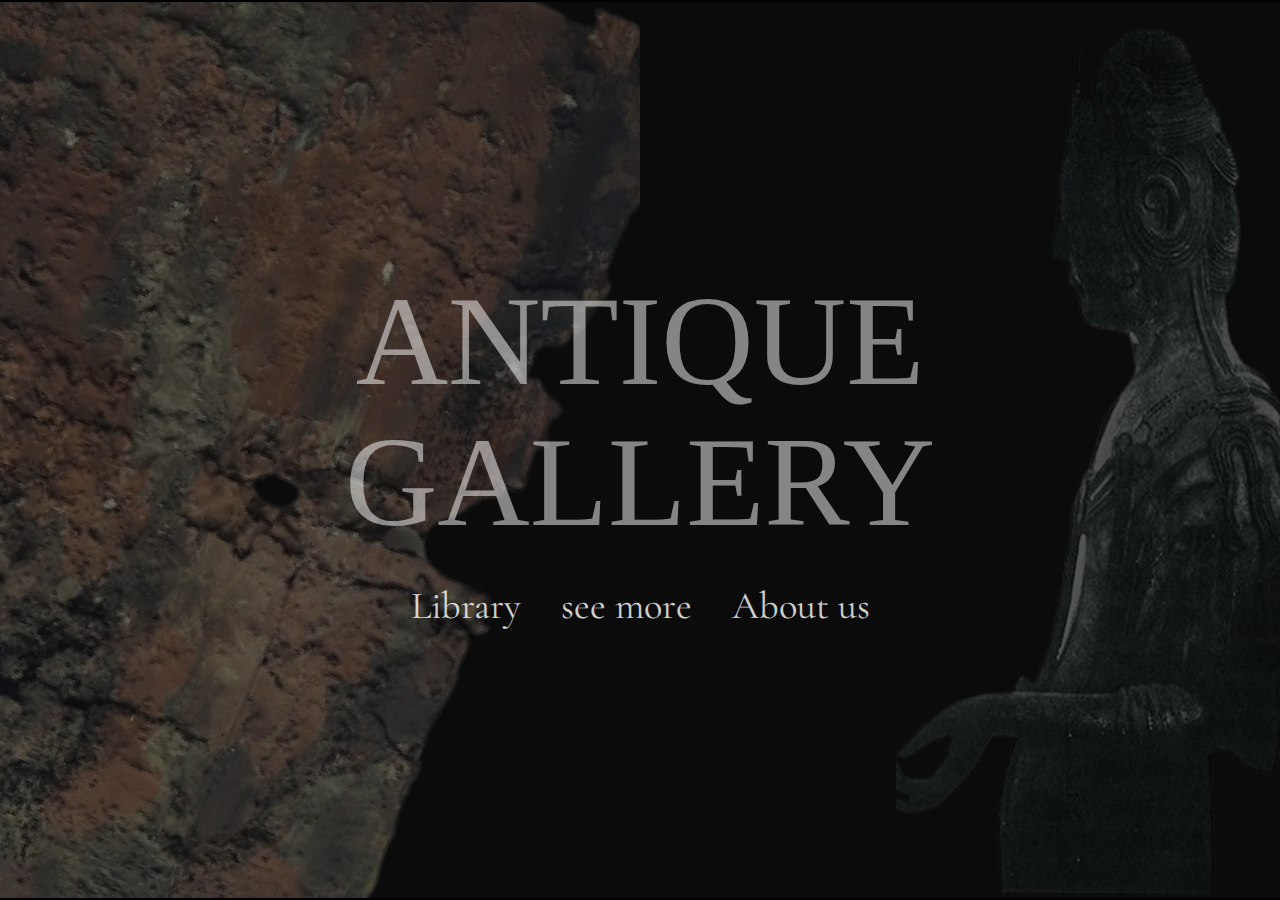
<file: index.html>
<!DOCTYPE html>
<html lang="zh-Hant">
<head>
    <meta charset="UTF-8">
    <meta name="viewport" content="width=device-width, initial-scale=1.0">
    <title>Antique Gallery</title>
    <link rel="preconnect" href="https://fonts.googleapis.com">
    <link rel="preconnect" href="https://fonts.gstatic.com" crossorigin>
    <link href="https://fonts.googleapis.com/css2?family=Cormorant+Garamond:wght@400&display=swap" rel="stylesheet">
    <link rel="stylesheet" href="style.css">

</head>
<body>
    <div class="container">
        <div class="wood"></div>
        <div class="buddha"></div>
        <h1 class="main-title">ANTIQUE GALLERY</h1>
        <div class="nav-links">
            <a href="library/index.html" class="sub-title">Library</a>
            <a href="page2/index.html" class="sub-title">see more</a>
            <a href="aboutus/index.html" class="sub-title">About us</a>
        </div>
    </div>
</body>
</html>
</file>
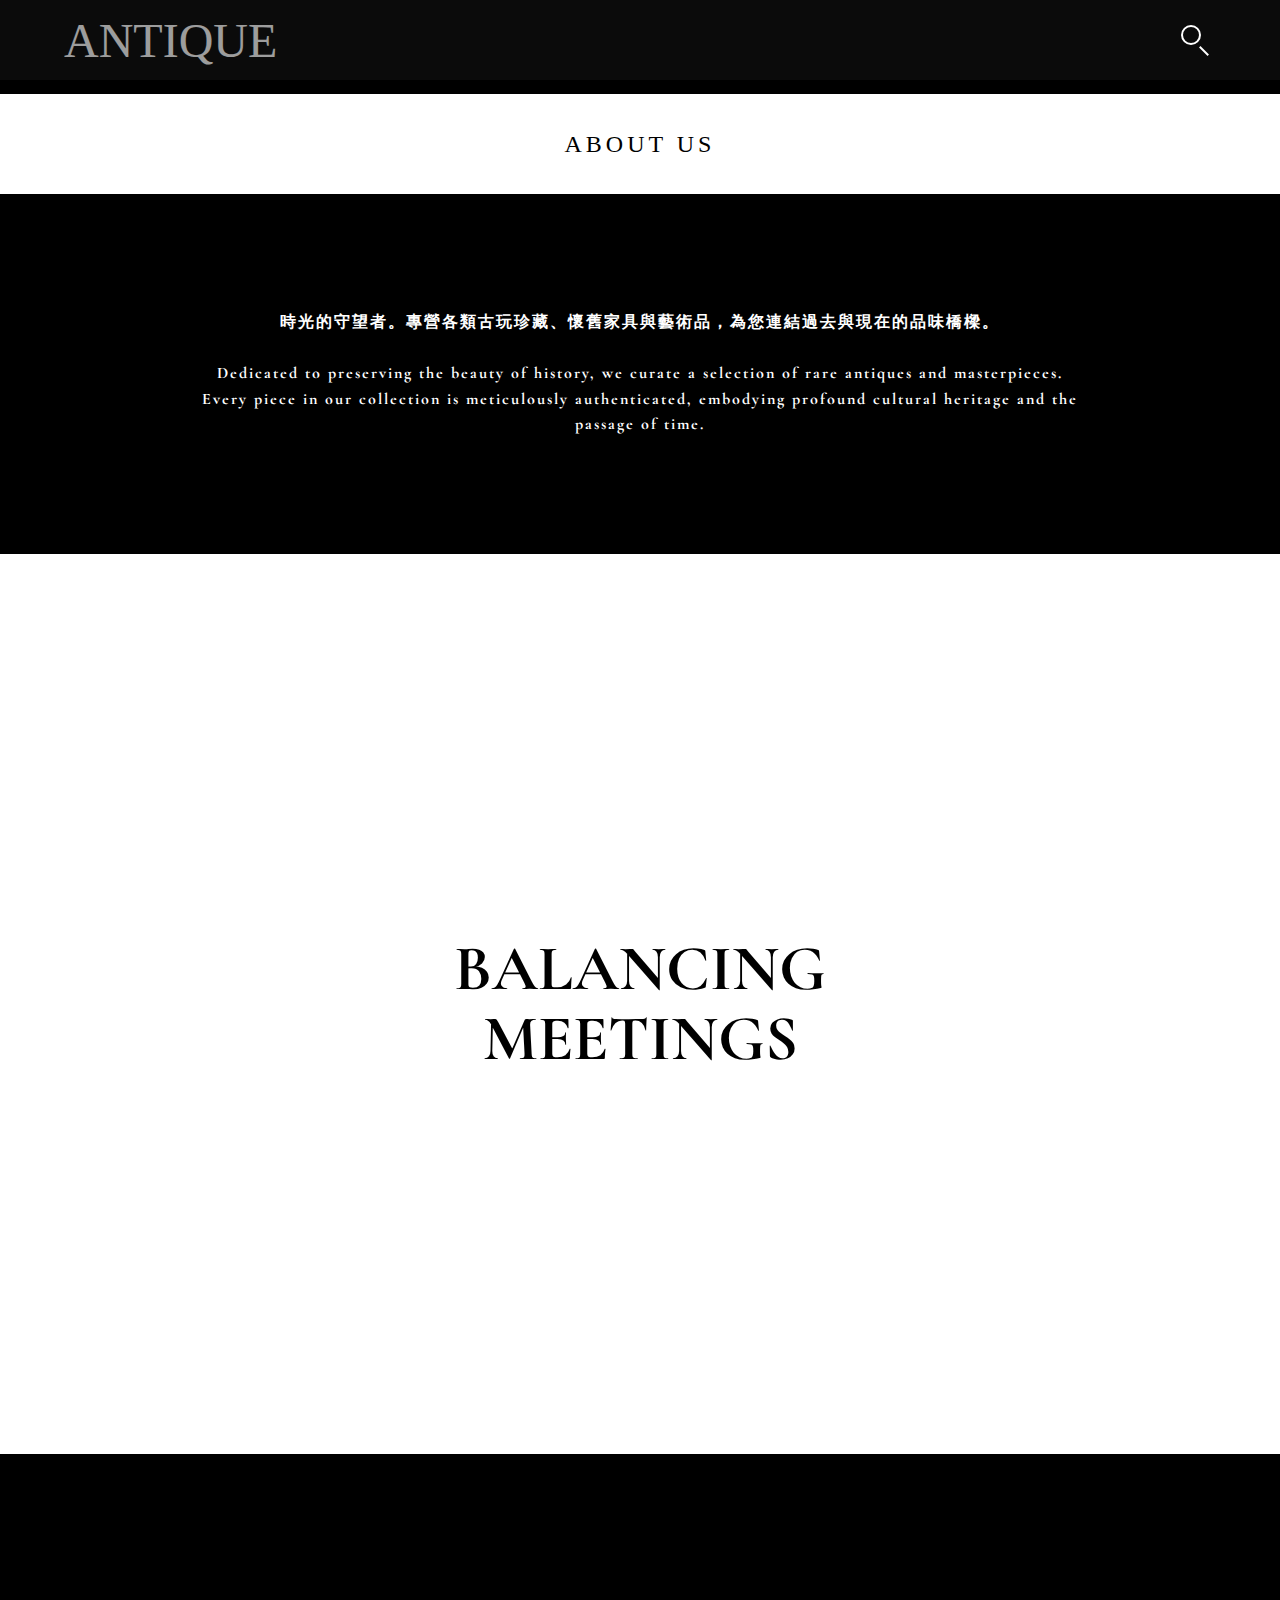
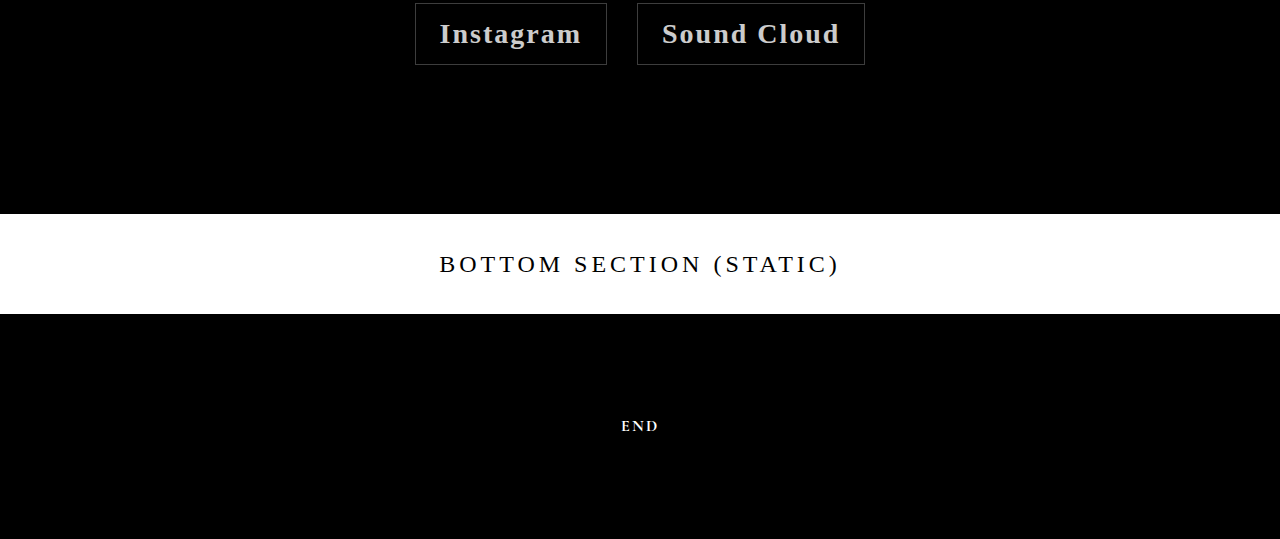
<file: aboutus/index.html>
<!DOCTYPE html>
<html lang="zh-Hant">
<head>
    <meta charset="UTF-8">
    <meta name="viewport" content="width=device-width, initial-scale=1.0">
    <title>Black & White Morph Scroll</title>
    <link rel="preconnect" href="https://fonts.googleapis.com">
    <link rel="preconnect" href="https://fonts.gstatic.com" crossorigin>
    <link href="https://fonts.googleapis.com/css2?family=Cormorant+Garamond:wght@400;700&display=swap" rel="stylesheet">
    <link rel="stylesheet" href="style.css">
</head>
<body>

    <!-- 頂部導覽 -->
    <header class="nav-container">
        <a href="../index.html" class="logo">ANTIQUE</a>
        <div class="search-icon">
            <div class="vector-circle"></div>
            <div class="vector-line"></div>
        </div>
    </header>

    <div class="static-square" style="margin-top: 94px;">ABOUT US</div>

    <div class="spacer">
        時光的守望者。專營各類古玩珍藏、懷舊家具與藝術品，為您連結過去與現在的品味橋樑。<br><br>
        Dedicated to preserving the beauty of history, we curate a selection of rare antiques and masterpieces. Every piece in our collection is meticulously authenticated, embodying profound cultural heritage and the passage of time.
    </div>

    <div class="morph-container" id="morph-section">
        <div class="bottom-text">FOCUS<br>TIME</div>

        <div class="shape-layer" id="morph-shape">
            <div class="top-text">BALANCING<br>MEETINGS</div>
        </div>
    </div>

    <div class="spacer">
        <div class="social-links">
            <a href="https://www.instagram.com" target="_blank" class="social-btn">Instagram</a>
            <a href="https://www.soundcloud.com" target="_blank" class="social-btn">Sound Cloud</a>
        </div>
    </div>

    <div class="static-square">Bottom Section (Static)</div>

    <div class="spacer" style="height: 25vh;">END</div>

    <script src="script.js"></script>
</body>
</html>
</file>
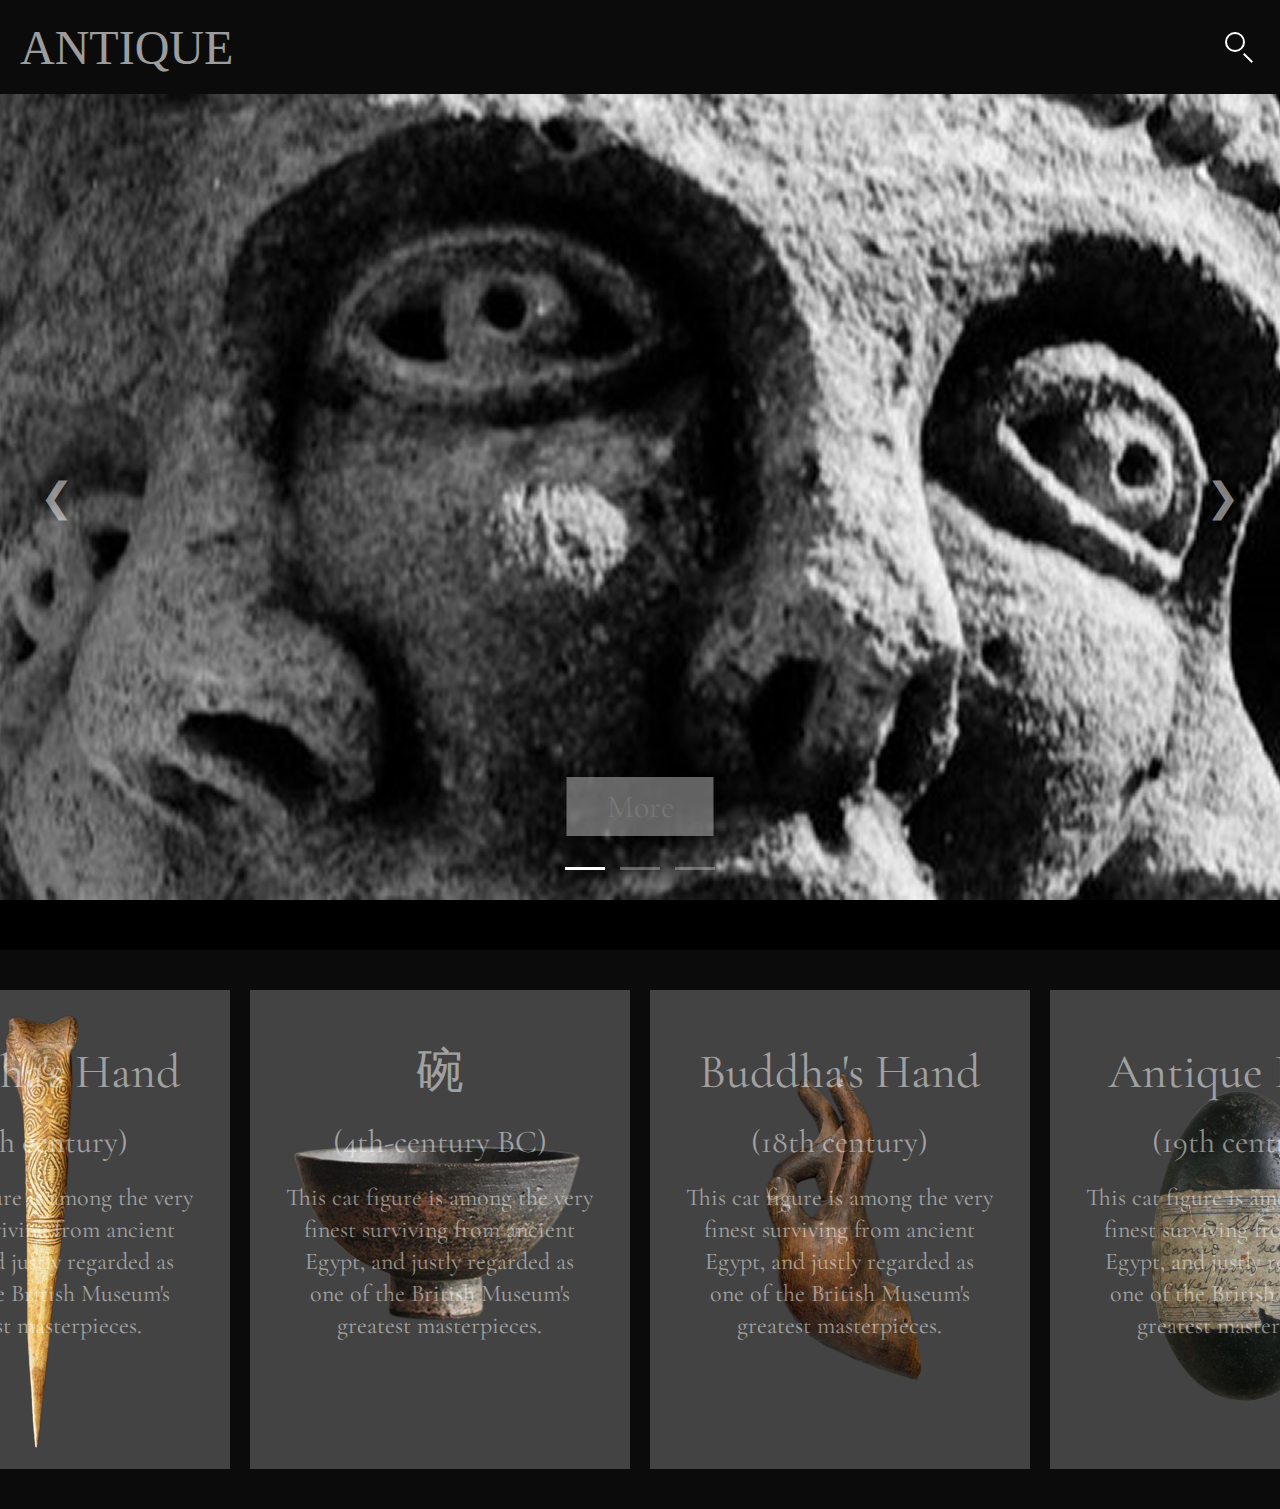
<file: page2/index.html>
<!DOCTYPE html>
<html lang="zh-Hant">
<head>
    <meta charset="UTF-8">
    <meta name="viewport" content="width=device-width, initial-scale=1.0">
    <title>Antique Gallery - Carousel View</title>
    <link rel="preconnect" href="https://fonts.googleapis.com">
    <link rel="preconnect" href="https://fonts.gstatic.com" crossorigin>
    <link href="https://fonts.googleapis.com/css2?family=Cormorant+Garamond:wght@400&display=swap" rel="stylesheet">
    <link rel="stylesheet" href="style.css">
</head>
<body>
    <!-- 頂部導覽 -->
    <header class="nav-container">
        <a href="../index.html" class="logo">ANTIQUE</a>
        <div class="search-icon">
            <div class="vector-circle"></div>
            <div class="vector-line"></div>
        </div>
    </header>

    <!-- 滿版英雄區域 -->
    <main class="hero-wrapper">
        <!-- Carousel 圖片層 -->
        <div class="carousel-container">
            <div class="slide active"></div>
            <div class="slide"></div>
            <div class="slide"></div>
        </div>

        <!-- 內容疊加層 -->
        <h1 class="hero-title"></h1>

        <!-- 控制箭頭 -->
        <button class="carousel-control prev" onclick="moveSlide(-1)">&#10094;</button>
        <button class="carousel-control next" onclick="moveSlide(1)">&#10095;</button>

        <!-- 指示器 -->
        <div class="indicators">
            <div class="indicator active" onclick="setSlide(0)"></div>
            <div class="indicator" onclick="setSlide(1)"></div>
            <div class="indicator" onclick="setSlide(2)"></div>
        </div>
        
        <!-- More 按鈕 -->
        <a href="#" class="more-btn">
            <span class="more-text">More</span>
        </a>
    </main>

    <!-- 下滑後顯示的 Reels 區域 -->
    <section class="reels-section">
        <div class="reels-wrapper">
            <div class="reel" id="reel1">
                <div class="reel-bg"></div>
                <div class="reel-image"></div>
                <div class="text-content">
                    <h2 class="reel-title">Buddha's Hand</h2>
                    <p class="reel-subtitle">(18th century)</p>
                    <p class="reel-desc">This cat figure is among the very finest surviving from ancient Egypt, and justly regarded as one of the British Museum's greatest masterpieces.</p>
                </div>
            </div>
            <a href="../page4/index.html" class="reel" id="reel2">
                <div class="reel-bg"></div>
                <div class="reel-image"></div>
                <div class="text-content">
                    <h2 class="reel-title">碗</h2>
                    <p class="reel-subtitle">(4th-century BC)</p>
                    <p class="reel-desc">This cat figure is among the very finest surviving from ancient Egypt, and justly regarded as one of the British Museum's greatest masterpieces.</p>
                </div>
            </a>
            <div class="reel" id="reel3">
                <div class="reel-bg"></div>
                <div class="reel-image"></div>
                <div class="text-content">
                    <h2 class="reel-title">Buddha's Hand</h2>
                    <p class="reel-subtitle">(18th century)</p>
                    <p class="reel-desc">This cat figure is among the very finest surviving from ancient Egypt, and justly regarded as one of the British Museum's greatest masterpieces.</p>
                </div>
            </div>
            <div class="reel" id="reel4">
                <div class="reel-bg"></div>
                <div class="reel-image"></div>
                <div class="text-content">
                    <h2 class="reel-title">Antique Rock</h2>
                    <p class="reel-subtitle">(19th century)</p>
                    <p class="reel-desc">This cat figure is among the very finest surviving from ancient Egypt, and justly regarded as one of the British Museum's greatest masterpieces.</p>
                </div>
            </div>
        </div>
    </section>

    <script src="script.js"></script>
</body>
</html>
</file>
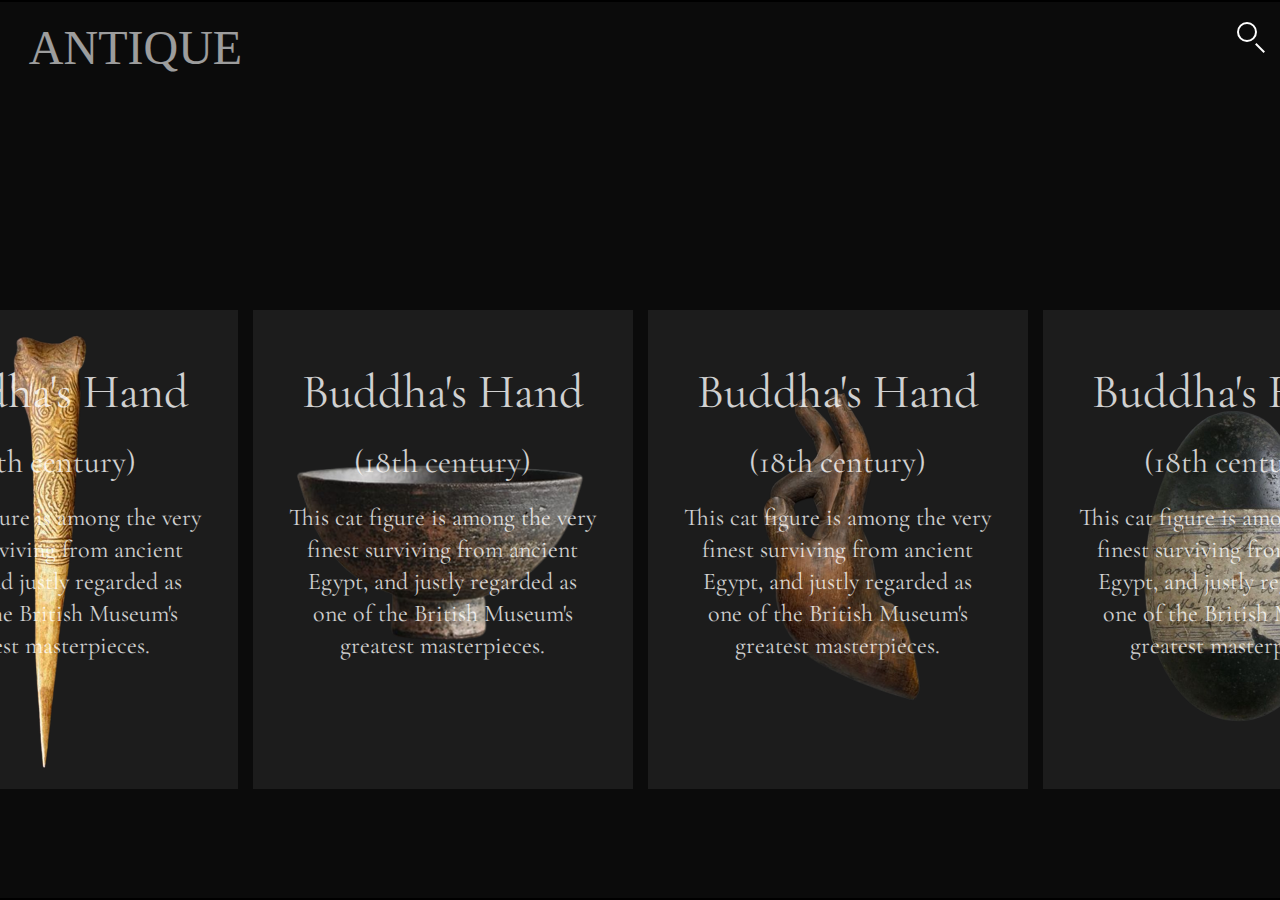
<file: page3/index.html>
<!DOCTYPE html>
<html lang="zh-Hant">
<head>
    <meta charset="UTF-8">
    <meta name="viewport" content="width=device-width, initial-scale=1.0">
    <title>Antique Gallery - Reels</title>
    <link rel="preconnect" href="https://fonts.googleapis.com">
    <link rel="preconnect" href="https://fonts.gstatic.com" crossorigin>
    <link href="https://fonts.googleapis.com/css2?family=Cormorant+Garamond:wght@400&display=swap" rel="stylesheet">
    <link rel="stylesheet" href="style.css">
</head>
<body>
    <div class="container">
        <!-- Logo -->
        <div class="logo-container">
            <a href="../index.html" class="logo">ANTIQUE</a>
        </div>

        <!-- Search Icon -->
        <div class="search-icon">
            <div class="vector-circle"></div>
            <div class="vector-line"></div>
        </div>

        <!-- Reels Wrapper -->
        <div class="reels-wrapper">
            <!-- Reel 1 -->
            <div class="reel" id="reel1">
                <div class="reel-bg"></div>
                <div class="reel-image"></div>
                <div class="text-content">
                    <h2 class="reel-title">Buddha's Hand</h2>
                    <p class="reel-subtitle">(18th century)</p>
                    <p class="reel-desc">This cat figure is among the very finest surviving from ancient Egypt, and justly regarded as one of the British Museum's greatest masterpieces.</p>
                </div>
            </div>

            <!-- Reel 2 -->
            <div class="reel" id="reel2">
                <div class="reel-bg"></div>
                <div class="reel-image"></div>
                <div class="text-content">
                    <h2 class="reel-title">Buddha's Hand</h2>
                    <p class="reel-subtitle">(18th century)</p>
                    <p class="reel-desc">This cat figure is among the very finest surviving from ancient Egypt, and justly regarded as one of the British Museum's greatest masterpieces.</p>
                </div>
            </div>

            <!-- Reel 3 -->
            <div class="reel" id="reel3">
                <div class="reel-bg"></div>
                <div class="reel-image"></div>
                <div class="text-content">
                    <h2 class="reel-title">Buddha's Hand</h2>
                    <p class="reel-subtitle">(18th century)</p>
                    <p class="reel-desc">This cat figure is among the very finest surviving from ancient Egypt, and justly regarded as one of the British Museum's greatest masterpieces.</p>
                </div>
            </div>

            <!-- Reel 4 -->
            <div class="reel" id="reel4">
                <div class="reel-bg"></div>
                <div class="reel-image"></div>
                <div class="text-content">
                    <h2 class="reel-title">Buddha's Hand</h2>
                    <p class="reel-subtitle">(18th century)</p>
                    <p class="reel-desc">This cat figure is among the very finest surviving from ancient Egypt, and justly regarded as one of the British Museum's greatest masterpieces.</p>
                </div>
            </div>
        </div>
    </div>
</body>
</html>
</file>
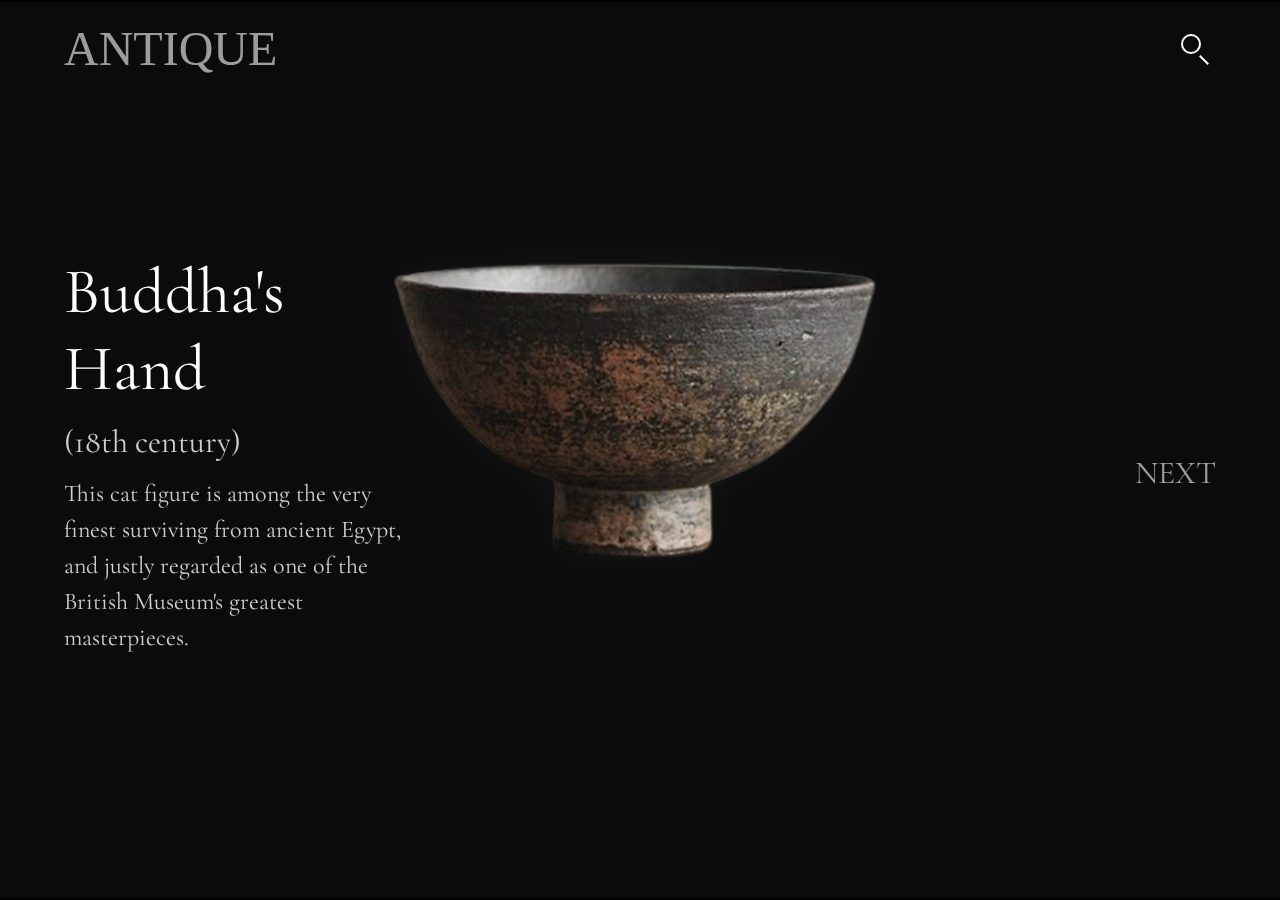
<file: page4/index.html>
<!DOCTYPE html>
<html lang="zh-Hant">
<head>
    <meta charset="UTF-8">
    <meta name="viewport" content="width=device-width, initial-scale=1.0">
    <title>Antique Gallery - Buddha's Hand Bowl</title>
    <link rel="preconnect" href="https://fonts.googleapis.com">
    <link rel="preconnect" href="https://fonts.gstatic.com" crossorigin>
    <link href="https://fonts.googleapis.com/css2?family=Cormorant+Garamond:wght@400&display=swap" rel="stylesheet">
    <link rel="stylesheet" href="style.css">
</head>
<body>
    <div class="container">
        <!-- 頂部導覽列 -->
        <header class="nav-container">
            <a href="../index.html" class="logo">ANTIQUE</a>
            <div class="search-icon">
                <div class="vector-circle"></div>
                <div class="vector-line"></div>
            </div>
        </header>

        <!-- 主內容區域 -->
        <main class="main-content">
            <!-- 左側文字 -->
            <section class="text-section">
                <h1 class="title">Buddha's Hand</h1>
                <p class="subtitle">(18th century)</p>
                <p class="description">
                    This cat figure is among the very finest surviving from ancient Egypt, 
                    and justly regarded as one of the British Museum's greatest masterpieces.
                </p>
            </section>

            <!-- 中央圖片 -->
            <div class="product-image-container">
                <img src="../images/page4/bowl.png" alt="Antique Bowl" class="product-image">
            </div>

            <!-- 右側連結 -->
            <a href="../page5/index.html" class="next-link">NEXT</a>
        </main>
    </div>
</body>
</html>
</file>
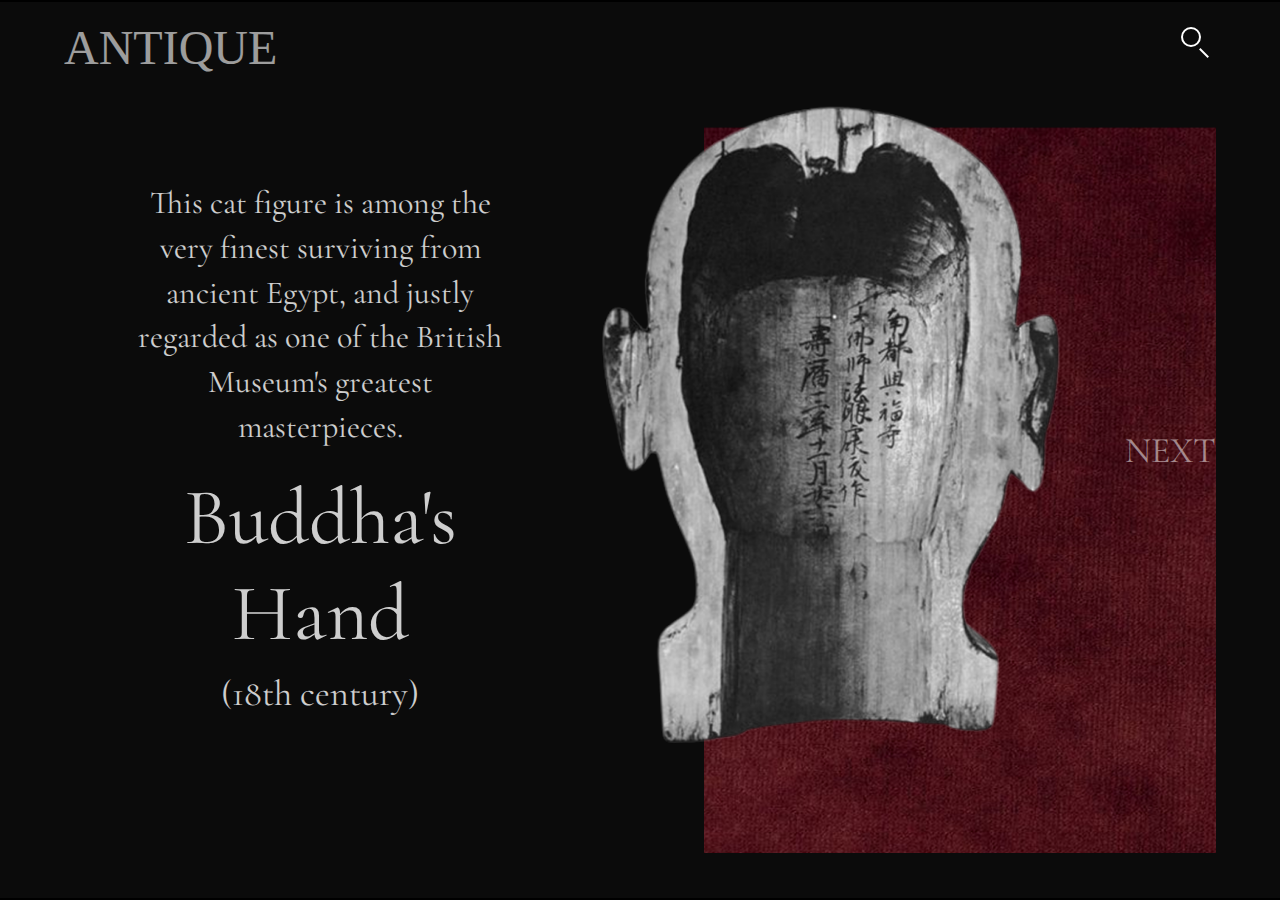
<file: page5/index.html>
<!DOCTYPE html>
<html lang="zh-Hant">
<head>
    <meta charset="UTF-8">
    <meta name="viewport" content="width=device-width, initial-scale=1.0">
    <title>Antique Gallery - Buddha's Head Detail</title>
    <link rel="preconnect" href="https://fonts.googleapis.com">
    <link rel="preconnect" href="https://fonts.gstatic.com" crossorigin>
    <link href="https://fonts.googleapis.com/css2?family=Cormorant+Garamond:wght@400&display=swap" rel="stylesheet">
    <link rel="stylesheet" href="style.css">
</head>
<body>
    <div class="container">
        <!-- 頂部導覽 -->
        <header class="logo-container">
            <a href="../index.html" class="logo">ANTIQUE</a>
        </header>

        <!-- 搜尋圖示 -->
        <div class="search-icon">
            <div class="vector-circle"></div>
            <div class="vector-line"></div>
        </div>

        <!-- 文字內容 (左側疊加) -->
        <div class="text-wrapper">
            <p class="description">
                This cat figure is among the very finest surviving from ancient Egypt, and justly regarded as one of the British Museum's greatest masterpieces.
            </p>
            <h1 class="main-title">Buddha's Hand</h1>
            <p class="subtitle">(18th century)</p>
        </div>

        <!-- 圖片區域 (右側疊加) -->
        <div class="bg-red"></div>
        <div class="main-image"></div>

        <!-- NEXT 連結 -->
        <a href="#" class="next-link">NEXT</a>
    </div>
</body>
</html>
</file>
<file: style.css>
body {
  margin: 0;
  padding: 0;
  background-color: #000;
  display: flex;
  justify-content: center;
  align-items: center;
  min-height: 100vh;
  overflow-x: hidden;
}

.container {
  /* 主頁 - RWD 版本 */
  position: relative;
  width: 100vw;
  height: 100vh;
  max-width: 1600px;
  max-height: 896px;
  background: #0b0b0b;
  overflow: hidden;
  box-shadow: 0 0 20px rgba(0, 0, 0, 0.5);
  display: flex;
  flex-direction: column;
  justify-content: center;
  align-items: center;
}

.wood {
  /* wood - 背景裝飾 */
  position: absolute;
  width: 50%;
  height: 100%;
  left: 0;
  top: 0;
  background: url("images/page1/wood.png") no-repeat center center;
  background-size: cover;
  opacity: 1;
  pointer-events: none;
}

.buddha {
  /* Buddha - 背景裝飾 */
  position: absolute;
  width: 30%;
  height: 100%;
  right: 0;
  top: 0;
  background: url("images/page1/Buddha.png") no-repeat center center;
  background-size: cover;
  opacity: 0.3;
  pointer-events: none;
}

.main-title {
  /* 主頁-大標題 - 響應式字體 */
  position: relative;
  width: 90%;
  max-width: 1249px;
  font-family: "Modern No. 20", serif;
  font-style: normal;
  font-weight: 400;
  font-size: clamp(48px, 10vw, 128px);
  line-height: 1.1;
  text-align: center;
  color: #ffffff;
  opacity: 0.5;
  margin: 0;
  z-index: 10;
  display: flex;
  justify-content: center;
}

.nav-links {
  position: relative;
  display: flex;
  flex-direction: row;
  justify-content: center;
  align-items: center;
  gap: 40px; /* 按鈕之間的間距 */
  margin-top: 30px;
  z-index: 10;
}

.sub-title {
  /* 主頁-小標題 - 響應式字體 */
  position: relative;
  width: auto;
  font-family: "Cormorant Garamond", serif;
  font-style: normal;
  font-weight: 400;
  font-size: clamp(20px, 3vw, 40px); /* 稍微縮小一點以容納三個按鈕 */
  line-height: 1.2;
  text-align: center;
  color: #ffffff;
  text-decoration: none;
  opacity: 0.8;
  transition: opacity 0.3s ease, transform 0.3s ease;
  cursor: pointer;
}

.sub-title:hover {
  opacity: 1;
  transform: scale(1.05);
}

/* 針對小螢幕的手機優化 */
@media (max-width: 768px) {
  .wood {
    display: none; /* 縮小時隱藏木紋 */
  }
  .buddha {
    width: 100%;
    opacity: 0.3; /* 保持佛像作為手機版背景 */
  }
}
</file>
<file: aboutus/style.css>
body {
  margin: 0;
  padding: 0;
  background-color: #000;
  font-family: "Cormorant Garamond", serif; /* 統一使用主頁字體 */
  color: #fff;
}

/* 撐開上方空間 */
.spacer {
  height: 40vh; /* 高度減為一半 */
  display: flex;
  justify-content: center;
  align-items: center;
  text-align: center; /* 文字置中 */
  font-weight: bold;
  letter-spacing: 2px;
  padding: 0 15%; /* 增加左右間距讓文字不貼邊 */
  box-sizing: border-box;
  line-height: 1.6;
}

/* 上方與下方的固定方形區塊 */
.static-square {
  width: 100%;
  height: 100px;
  background-color: #fff;
  color: #000;
  display: flex;
  justify-content: center;
  align-items: center;
  font-size: 1.5rem;
  text-transform: uppercase;
  font-family: "Modern No. 20", serif; /* 靜態區塊使用標題字體 */
  letter-spacing: 4px;
}

/* 核心變形容器 */
.morph-container {
  position: relative;
  width: 100%;
  height: 100vh;
  background-color: #000; /* 底色：黑 */
  overflow: hidden;
  display: flex;
  justify-content: center;
  align-items: center;
}

/* 底層文字 (黑色背景上的白色文字) */
.bottom-text {
  position: absolute;
  color: #fff; /* 改為白字 */
  font-size: clamp(2rem, 10vw, 4rem); /* 響應式字型 */
  font-weight: 900;
  text-align: center;
  z-index: 1;
  width: 90%;
  line-height: 1.1;
}

/* 上層白色方形 (會變形的層) */
.shape-layer {
  position: absolute;
  top: 0;
  left: 0;
  width: 100%;
  height: 100%;
  background-color: #fff; /* 上層變白 */
  display: flex;
  justify-content: center;
  align-items: center;
  z-index: 2;
  /* 初始：滿版方形 */
  clip-path: inset(0% 0% 0% 0% round 0%);
  transition: clip-path 0.1s ease-out;
}

/* 上層黑色文字 */
.top-text {
  color: #000; /* 改為黑字 */
  font-size: clamp(2rem, 10vw, 4rem); /* 響應式字型 */
  font-weight: 900;
  text-align: center;
  width: 90%;
  line-height: 1.1;
}

.scroll-hint {
  position: fixed;
  bottom: 20px;
  width: 100%;
  text-align: center;
  font-size: 0.8rem;
  opacity: 0.5;
}

/* 頂部導覽列 */
.nav-container {
  position: fixed;
  top: 0;
  left: 0;
  width: 100%;
  height: 80px; /* 稍微縮小屋頂高度 */
  background-color: #0b0b0b;
  display: flex;
  justify-content: space-between;
  align-items: center;
  padding: 0 5%;
  box-sizing: border-box;
  z-index: 1000;
}

@media (max-width: 768px) {
  .nav-container {
    height: 60px;
    padding: 0 15px;
  }
  .static-square {
    font-size: 1.2rem;
    height: 80px;
  }
  body {
    margin-top: 60px; /* 調整手機版導航列高度 */
  }
}

.logo {
  font-family: "Modern No. 20", serif;
  font-style: normal;
  font-weight: 400;
  font-size: clamp(24px, 5vw, 48px);
  color: #ffffff;
  opacity: 0.6;
  text-decoration: none;
}

.search-icon {
  width: 40px;
  height: 40px;
  position: relative;
  cursor: pointer;
}

.search-icon .vector-circle {
  position: absolute;
  width: 20px;
  height: 20px;
  border: 2px solid #ffffff;
  border-radius: 50%;
  left: 5px;
  top: 5px;
  box-sizing: border-box;
}

.search-icon .vector-line {
  position: absolute;
  width: 12px;
  height: 2px;
  background: #ffffff;
  bottom: 8px;
  right: 6px;
  transform: rotate(45deg);
}

.social-links {
  display: flex;
  gap: 30px;
  justify-content: center;
  align-items: center;
}

.social-btn {
  font-family: "Cormorant Garmond", serif;
  font-size: clamp(18px, 2.5vw, 28px);
  color: #fff;
  text-decoration: none;
  padding: 8px 24px;
  border: 1px solid rgba(255, 255, 255, 0.3);
  transition: all 0.3s ease;
  opacity: 0.8;
}

.social-btn:hover {
  opacity: 1;
  background: rgba(255, 255, 255, 0.1);
  transform: translateY(-3px);
  border-color: #fff;
}
</file>
<file: page2/style.css>
body {
  margin: 0;
  padding: 0;
  background-color: #000;
  display: flex;
  flex-direction: column;
  align-items: center;
  min-height: 100vh;
  overflow-y: auto;
  overflow-x: hidden;
}

/* 頂部導覽區域 - 保持素色背景且固定在最上方 */
.nav-container {
  position: fixed;
  top: 0;
  width: 100%;
  max-width: 1600px;
  height: 94px;
  background-color: #0b0b0b;
  display: flex;
  justify-content: space-between;
  align-items: center;
  padding: 0 20px; /* 增加邊距 */
  box-sizing: border-box;
  z-index: 1000;
}

.logo {
  font-family: "Modern No. 20", serif;
  font-style: normal;
  font-weight: 400;
  font-size: clamp(24px, 5vw, 48px);
  color: #ffffff;
  opacity: 0.6;
  text-decoration: none;
}

.search-icon {
  width: 40px;
  height: 40px;
  position: relative;
  cursor: pointer;
}

.search-icon .vector-circle {
  position: absolute;
  width: 20px;
  height: 20px;
  border: 2px solid #ffffff;
  border-radius: 50%;
  left: 5px;
  top: 5px;
  box-sizing: border-box;
}

.search-icon .vector-line {
  position: absolute;
  width: 12px;
  height: 2px;
  background: #ffffff;
  bottom: 8px;
  right: 6px;
  transform: rotate(45deg);
}

/* 英雄內容區域 (滿版圖片 + Carousel) */
.hero-wrapper {
  position: relative;
  width: 100vw;
  height: calc(100vh - 94px);
  margin-top: 94px; /* 補償固定導覽列的高度 */
  min-height: 400px;
  overflow: hidden;
}

/* Carousel 容器 */
.carousel-container {
  position: absolute;
  width: 100%;
  height: 100%;
  top: 0;
  left: 0;
  z-index: 1;
}

.slide {
  position: absolute;
  top: 0;
  left: 0;
  width: 100%;
  height: 100%;
  opacity: 0;
  transition: opacity 0.8s ease-in-out;
  background-size: cover;
  background-position: center;
}

.slide.active {
  opacity: 1;
}

/* 圖片路徑 */
.slide:nth-child(1) { background-image: url("../images/page2/face.png"); }
.slide:nth-child(2) { background-image: url("../images/page2/page2-2.jpg"); }
.slide:nth-child(3) { background-image: url("../images/page2/page2-3.jpg"); }

/* 大圖頁-大標題 */
.hero-title {
  position: absolute;
  width: 90%; /* 響應式寬度 */
  max-width: 757px;
  left: 50%; /* 置中 */
  top: 50%;
  transform: translate(-50%, -50%); /* 精確置中 */

  font-family: "Cormorant Garamond", serif;
  font-style: normal;
  font-weight: 400;
  font-size: clamp(36px, 8vw, 96px); /* 響應式字型 */
  line-height: 1.2;
  text-align: center;

  color: #ffffff;
  opacity: 0.4;
  margin: 0;
  transition: opacity 0.3s ease;
  z-index: 10;
  pointer-events: none;
}

/* More 按鈕疊加在圖上 */
.more-btn {
  position: absolute;
  bottom: 8%;
  left: 50%;
  transform: translateX(-50%);
  z-index: 10;

  display: flex;
  justify-content: center;
  align-items: center;
  padding: 10px 40px;
  background: #d9d9d9;
  opacity: 0.45;
  text-decoration: none;
  transition: opacity 0.3s ease;
}

.more-btn:hover {
  opacity: 0.8;
}

.more-text {
  font-family: "Cormorant Garamond", serif;
  font-style: normal;
  font-weight: 400;
  font-size: clamp(20px, 2.5vw, 36px);
  color: #ffffff;
}

/* Carousel 控制按鈕 (箭頭) */
.carousel-control {
  position: absolute;
  top: 50%;
  transform: translateY(-50%);
  background: none;
  border: none;
  color: rgba(255, 255, 255, 0.5);
  font-size: 40px;
  cursor: pointer;
  z-index: 20;
  padding: 20px;
  transition: color 0.3s;
}

.carousel-control:hover {
  color: white;
}

.prev { left: 20px; }
.next { right: 20px; }

/* Carousel 指示器 (橫條) */
.indicators {
  position: absolute;
  bottom: 30px;
  left: 50%;
  transform: translateX(-50%);
  display: flex;
  gap: 15px;
  z-index: 20;
}

.indicator {
  width: 40px;
  height: 3px;
  background: rgba(255, 255, 255, 0.3);
  cursor: pointer;
  transition: background 0.3s;
}

.indicator.active {
  background: white;
}

/* --- Page 3 Section (Scrolling Down) --- */
.reels-section {
  position: relative;
  width: 100vw;
  max-width: 1600px;
  height: auto;
  background: #0b0b0b;
  margin: 50px auto 0 auto; /* 置中視窗，確保左右間距相等 */
  padding: 40px 0;
  overflow: visible;
}

/* Frame 21 - Main Content Wrapper */
.reels-wrapper {
  display: flex;
  flex-direction: row;
  align-items: center;
  justify-content: center; /* 使方塊群組在中央 */
  padding: 0;
  gap: 20px; /* 方塊之間的固定間距 */
  width: 100%; /* 撐開至容器寬度以實現左右等比 */
  box-sizing: border-box;
}

@media (max-width: 1024px) {
  .reels-wrapper {
    flex-direction: column; /* 縮小時由列變成行（垂直排列） */
    width: 100%; /* 寬度佔滿 */
    gap: 40px; /* 垂直間距增大 */
    margin: 0;
  }
  
  .reel {
    width: 90%; /* 卡片在手機版寬度 */
    max-width: 380px; /* 保持最大寬度限制 */
  }

  .reel-bg {
    width: 100%;
  }
}

/* Base Reel Style */
.reel {
  position: relative;
  width: 380px;
  height: 479px;
  flex: none;
  isolation: isolate;
  cursor: pointer; /* 讓他看起來可以點擊 */
  text-decoration: none; /* 移除超連結底線 */
}

.reel-bg {
  position: absolute;
  width: 380px;
  height: 479px;
  left: 0px;
  top: 0px;
  background: rgba(217, 217, 217, 0.55);
  opacity: 0.5; /* 初始不透明度 50% */
  z-index: 0;
  transition: opacity 0.3s ease; /* 平滑過渡 */
}

.reel-image {
  position: absolute;
  z-index: 1;
  background-size: contain;
  background-repeat: no-repeat;
  background-position: center;
}

/* Reel Specific Images */
#reel1 .reel-image {
  width: 120px;
  height: 461px;
  left: 130px;
  top: 12px;
  background-image: url("../images/page3/teeth.png");
}

#reel2 .reel-image {
  width: 304px;
  height: 191px;
  left: calc(50% - 304px / 2);
  top: calc(50% - 191px / 2);
  background-image: url("../images/page3/bowl.png");
}

#reel3 .reel-image {
  width: 170px;
  height: 319px;
  left: 105px;
  top: 79px;
  background-image: url("../images/page3/BuddhaHand.png");
}

#reel4 .reel-image {
  width: 216px;
  height: 343px;
  left: 82px;
  top: calc(50% - 343px / 2 + 14px);
  background-image: url("../images/page3/rock.png");
}

/* Text Content Over Images */
.text-content {
  position: absolute;
  width: 307px;
  height: 373px;
  left: 36px;
  top: 53px;
  z-index: 2;
  pointer-events: none;
}

.reel-title {
  position: absolute;
  width: 307px;
  height: 58px;
  left: 0px;
  top: 0px;
  font-family: "Cormorant Garamond", serif;
  font-style: normal;
  font-weight: 400;
  font-size: 48px;
  line-height: 58px;
  text-align: center;
  color: #ffffff;
  opacity: 0.5; /* 初始不透明度 50% */
  margin: 0;
  transition: opacity 0.3s ease;
}

.reel-subtitle {
  position: absolute;
  width: 307px;
  height: 39px;
  left: 0px;
  top: 79px;
  font-family: "Cormorant Garamond", serif;
  font-style: normal;
  font-weight: 400;
  font-size: 32px;
  line-height: 39px;
  text-align: center;
  color: #ffffff;
  opacity: 0.5; /* 初始不透明度 50% */
  margin: 0;
  transition: opacity 0.3s ease;
}

.reel-desc {
  position: absolute;
  width: 307px;
  height: 234px;
  left: 0px;
  top: 139px;
  font-family: "Cormorant Garamond", serif;
  font-style: normal;
  font-weight: 400;
  font-size: 24px;
  line-height: 32px;
  text-align: center;
  color: #ffffff;
  opacity: 0.5; /* 初始不透明度 50% */
  margin: 0;
  transition: opacity 0.3s ease;
}

/* 懸停互動：底部的方塊及字體不透明度由 50% 變為 85% */
.reel:hover .reel-bg,
.reel:hover .reel-title,
.reel:hover .reel-subtitle,
.reel:hover .reel-desc {
  opacity: 0.85;
}
</file>
<file: page3/style.css>
body {
  margin: 0;
  padding: 0;
  background-color: #000;
  display: flex;
  justify-content: center;
  align-items: center;
  min-height: 100vh;
  overflow-x: hidden;
}

.container {
  /* reels 第一 */
  position: relative;
  width: 1600px;
  height: 896px;
  background: #0b0b0b;
  overflow: hidden;
}

/* logo */
.logo-container {
  position: absolute;
  width: 241px;
  height: 64px;
  left: 15px;
  top: 20px;
}

.logo {
  position: absolute;
  left: 0%;
  right: 0%;
  top: 0%;
  bottom: 0%;

  font-family: "Modern No. 20", serif;
  font-style: normal;
  font-weight: 400;
  font-size: 48px;
  line-height: 51px;
  text-align: center;
  color: #ffffff;
  opacity: 0.6;
  text-decoration: none;
}

/* Search Icon */
.search-icon {
  position: absolute;
  width: 40px;
  height: 40px;
  right: 0.62%;
  top: 1.67%;
  cursor: pointer;
}

.search-icon .vector-circle {
  position: absolute;
  width: 20px;
  height: 20px;
  border: 2px solid #ffffff;
  border-radius: 50%;
  left: 5px;
  top: 5px;
  box-sizing: border-box;
}

.search-icon .vector-line {
  position: absolute;
  width: 12px;
  height: 2px;
  background: #ffffff;
  bottom: 8px;
  right: 6px;
  transform: rotate(45deg);
}

/* Frame 21 - Main Content Wrapper */
.reels-wrapper {
  display: flex;
  flex-direction: row;
  align-items: flex-start;
  padding: 0px;
  gap: 15px; /* Adjusted gap between reels */

  position: absolute;
  width: 1565px;
  height: 479px;
  left: calc(50% - 1565px / 2 + 0.5px);
  top: calc(50% - 479px / 2 + 99.5px);
}

/* Base Reel Style */
.reel {
  position: relative;
  width: 380px;
  height: 479px;
  flex: none;
  isolation: isolate;
}

.reel-bg {
  position: absolute;
  width: 380px;
  height: 479px;
  left: 0px;
  top: 0px;
  background: rgba(217, 217, 217, 0.55);
  opacity: 0.15; /* Adjusted opacity for better visibility of text */
  z-index: 0;
}

.reel-image {
  position: absolute;
  z-index: 1;
  background-size: contain;
  background-repeat: no-repeat;
  background-position: center;
}

/* Reel Specific Images */
#reel1 .reel-image {
  width: 120px;
  height: 461px;
  left: 130px;
  top: 12px;
  background-image: url("../images/page3/teeth.png");
}

#reel2 .reel-image {
  width: 304px;
  height: 191px;
  left: calc(50% - 304px / 2);
  top: calc(50% - 191px / 2);
  background-image: url("../images/page3/bowl.png");
}

#reel3 .reel-image {
  width: 170px;
  height: 319px;
  left: 105px;
  top: 79px;
  background-image: url("../images/page3/BuddhaHand.png");
}

#reel4 .reel-image {
  width: 216px;
  height: 343px;
  left: 82px;
  top: calc(50% - 343px / 2 + 14px);
  background-image: url("../images/page3/rock.png");
}

/* Frame 15 - Text Content Over Images */
.text-content {
  position: absolute;
  width: 307px;
  height: 373px;
  left: 36px;
  top: 53px;
  z-index: 2;
  pointer-events: none;
}

.reel-title {
  position: absolute;
  width: 307px;
  height: 58px;
  left: 0px;
  top: 0px;
  font-family: "Cormorant Garamond", serif;
  font-style: normal;
  font-weight: 400;
  font-size: 48px;
  line-height: 58px;
  text-align: center;
  color: #ffffff;
  opacity: 0.8;
  margin: 0;
}

.reel-subtitle {
  position: absolute;
  width: 307px;
  height: 39px;
  left: 0px;
  top: 79px;
  font-family: "Cormorant Garamond", serif;
  font-style: normal;
  font-weight: 400;
  font-size: 32px;
  line-height: 39px;
  text-align: center;
  color: #ffffff;
  opacity: 0.8;
  margin: 0;
}

.reel-desc {
  position: absolute;
  width: 307px;
  height: 234px;
  left: 0px;
  top: 139px;
  font-family: "Cormorant Garamond", serif;
  font-style: normal;
  font-weight: 400;
  font-size: 24px; /* Slightly smaller for readability */
  line-height: 32px;
  text-align: center;
  color: #ffffff;
  opacity: 0.8;
  margin: 0;
}
</file>
<file: page4/style.css>
body {
  margin: 0;
  padding: 0;
  background-color: #000;
  display: flex;
  justify-content: center;
  align-items: center;
  min-height: 100vh;
  overflow-x: hidden;
}

.container {
  /* 商品頁1/2 - RWD */
  position: relative;
  width: 100vw;
  height: 100vh;
  max-width: 1600px;
  max-height: 896px;
  background: #0b0b0b;
  overflow: hidden;
  box-shadow: 0 0 20px rgba(0, 0, 0, 0.5);
}

/* 頂部導覽列 */
.nav-container {
  position: absolute;
  width: 100%;
  height: 94px;
  top: 0;
  display: flex;
  justify-content: space-between;
  align-items: center;
  padding: 0 5%;
  box-sizing: border-box;
  z-index: 100;
}

.logo {
  font-family: "Modern No. 20", serif;
  font-style: normal;
  font-weight: 400;
  font-size: clamp(24px, 5vw, 48px);
  line-height: 1.1;
  text-align: center;
  color: #ffffff;
  opacity: 0.6;
  text-decoration: none;
}

.search-icon {
  width: 40px;
  height: 40px;
  position: relative;
  cursor: pointer;
}

.search-icon .vector-circle {
  position: absolute;
  width: 20px;
  height: 20px;
  border: 2px solid #ffffff;
  border-radius: 50%;
  left: 5px;
  top: 5px;
  box-sizing: border-box;
}

.search-icon .vector-line {
  position: absolute;
  width: 12px;
  height: 2px;
  background: #ffffff;
  bottom: 8px;
  right: 6px;
  transform: rotate(45deg);
}

/* 主內容區域 */
.main-content {
  position: relative;
  width: 100%;
  height: 100%;
  padding: 100px 5% 50px;
  box-sizing: border-box;
  display: flex;
  flex-direction: row;
  align-items: center;
  justify-content: space-between;
}

/* 文字區域 (左側) */
.text-section {
  width: 30%;
  min-width: 300px;
  display: flex;
  flex-direction: column;
  gap: 15px;
  z-index: 10;
  transform: translateY(-5%);
}

.title {
  font-family: "Cormorant Garamond", serif;
  font-style: normal;
  font-weight: 400;
  font-size: clamp(32px, 5vw, 64px);
  line-height: 1.2;
  color: #ffffff;
  margin: 0;
}

.subtitle {
  font-family: "Cormorant Garamond", serif;
  font-style: normal;
  font-weight: 400;
  font-size: clamp(20px, 3vw, 32px);
  line-height: 1.2;
  color: #ffffff;
  opacity: 0.8;
  margin: 0;
}

.description {
  font-family: "Cormorant Garamond", serif;
  font-style: normal;
  font-weight: 400;
  font-size: clamp(16px, 2vw, 24px);
  line-height: 1.5;
  color: #ffffff;
  opacity: 0.8;
  margin: 0;
}

/* 圖片區域 (中央) */
.product-image-container {
  position: absolute;
  left: 50%;
  top: 45%;
  transform: translate(-50%, -50%);
  width: 40%;
  max-width: 650px;
  display: flex;
  justify-content: center;
  align-items: center;
  pointer-events: none;
}

.product-image {
  width: 100%;
  height: auto;
  object-fit: contain;
  filter: drop-shadow(0 0 20px rgba(255, 255, 255, 0.05));
}

/* 下一頁連結 (右側) */
.next-link {
  width: 10%;
  text-align: right;
  font-family: "Cormorant Garamond", serif;
  font-style: normal;
  font-weight: 400;
  font-size: clamp(20px, 3vw, 32px);
  line-height: 1.2;
  color: #ffffff;
  opacity: 0.6;
  text-decoration: none;
  transition: opacity 0.3s ease;
  z-index: 10;
  transform: translateY(-5%);
}

.next-link:hover {
  opacity: 1;
}

/* 針對行動裝置 (手機/平板直向) 的優化 */
@media (max-width: 900px) {
  .main-content {
    flex-direction: column;
    justify-content: flex-start;
    align-items: center;
    padding-top: 120px;
    height: auto;
    min-height: 100vh;
    overflow-y: auto;
  }

  .product-image-container {
    position: relative;
    left: 0;
    top: 0;
    transform: none;
    width: 60%;
    margin: 40px 0;
    order: 1;
  }

  .text-section {
    width: 90%;
    text-align: center;
    transform: none;
    order: 2;
  }

  .next-link {
    width: 100%;
    text-align: center;
    margin-top: 40px;
    padding-bottom: 50px;
    transform: none;
    order: 3;
  }
  
  .container {
      height: auto;
      min-height: 100vh;
      max-height: none;
      overflow-y: auto;
  }
}
</file>
<file: page5/style.css>
body {
  margin: 0;
  padding: 0;
  background-color: #000;
  display: flex;
  justify-content: center;
  align-items: center;
  min-height: 100vh;
  overflow-x: hidden;
}

.container {
  /* 商品頁2 - RWD */
  position: relative;
  width: 100vw;
  height: 100vh;
  max-width: 1600px;
  max-height: 896px;
  background: #0b0b0b;
  overflow: hidden;
  box-shadow: 0 0 20px rgba(0, 0, 0, 0.5);
}

/* logo */
.logo-container {
  position: absolute;
  width: auto;
  left: 5%;
  top: 20px;
  z-index: 100;
}

.logo {
  font-family: "Modern No. 20", serif;
  font-style: normal;
  font-weight: 400;
  font-size: clamp(24px, 5vw, 48px);
  line-height: 1.1;
  text-align: left;
  color: #ffffff;
  opacity: 0.6;
  text-decoration: none;
}

/* Search Icon */
.search-icon {
  position: absolute;
  width: 40px;
  height: 40px;
  right: 5%;
  top: 20px;
  cursor: pointer;
  z-index: 100;
}

.search-icon .vector-circle {
  position: absolute;
  width: 20px;
  height: 20px;
  border: 2px solid #ffffff;
  border-radius: 50%;
  left: 5px;
  top: 5px;
  box-sizing: border-box;
}

.search-icon .vector-line {
  position: absolute;
  width: 12px;
  height: 2px;
  background: #ffffff;
  bottom: 8px;
  right: 6px;
  transform: rotate(45deg);
}

/* Text Wrapper */
.text-wrapper {
  display: flex;
  flex-direction: column;
  align-items: center;
  justify-content: center;
  padding: 0 5%;
  box-sizing: border-box;

  position: absolute;
  width: 40%;
  min-width: 320px;
  left: 5%;
  top: 50%;
  transform: translateY(-50%);
  z-index: 10;
}

.description {
  width: 100%;
  font-family: "Cormorant Garamond", serif;
  font-style: normal;
  font-weight: 400;
  font-size: clamp(18px, 2.5vw, 32px);
  line-height: 1.4;
  text-align: center;
  color: #ffffff;
  opacity: 0.8;
  margin-bottom: 20px;
}

.main-title {
  width: 100%;
  font-family: "Cormorant Garamond", serif;
  font-style: normal;
  font-weight: 400;
  font-size: clamp(40px, 8vw, 80px);
  line-height: 1.2;
  text-align: center;
  color: #ffffff;
  opacity: 0.8;
  margin: 0;
}

.subtitle {
  width: 100%;
  font-family: "Cormorant Garamond", serif;
  font-style: normal;
  font-weight: 400;
  font-size: clamp(20px, 4vw, 36px);
  line-height: 1.2;
  text-align: center;
  color: #ffffff;
  opacity: 0.8;
  margin-top: 10px;
}

/* Images Section */
.bg-red {
  position: absolute;
  width: 40%;
  height: 90%;
  right: 5%;
  top: 5%;
  background: url("../images/page5/bg-red.png") no-repeat center center;
  background-size: cover;
  z-index: 1;
}

.main-image {
  position: absolute;
  width: 40%;
  height: 90%;
  right: 15%; /* 向左偏移呈現疊加感 */
  top: 2%;
  background: url("../images/page5/Buddha's%20Head.png") no-repeat center center;
  background-size: contain;
  z-index: 2;
  pointer-events: none;
}

/* NEXT Link */
.next-link {
  position: absolute;
  right: 5%;
  top: 50%;
  transform: translateY(-50%);
  z-index: 100;
  font-family: "Cormorant Garamond", serif;
  font-style: normal;
  font-weight: 400;
  font-size: clamp(24px, 3vw, 36px);
  color: #ffffff;
  opacity: 0.5;
  text-decoration: none;
  transition: opacity 0.3s ease;
}

.next-link:hover {
  opacity: 1;
}

/* 針對行動裝置 (手機/平板直向) 的優化 */
@media (max-width: 1024px) {
  .container {
    height: auto;
    min-height: 100vh;
    max-height: none;
    overflow-y: auto;
    display: flex;
    flex-direction: column;
    align-items: center;
    padding-top: 100px;
  }

  .text-wrapper {
    position: relative;
    width: 90%;
    left: 0;
    top: 0;
    transform: none;
    margin-bottom: 40px;
    order: 2;
  }

  .bg-red {
    position: relative;
    width: 80%;
    height: 300px;
    right: 0;
    top: 0;
    margin-bottom: 40px;
    order: 1;
  }

  .main-image {
    position: absolute;
    width: 70%;
    height: 350px;
    right: 15%;
    top: 20px; /* 配合手機版圖片位置 */
    order: 1;
  }

  .next-link {
    position: relative;
    right: 0;
    top: 0;
    transform: none;
    margin-top: 20px;
    padding-bottom: 50px;
    order: 3;
    width: 100%;
    text-align: center;
  }
}

@media (max-width: 600px) {
  .bg-red {
      height: 200px;
  }
  .main-image {
      height: 250px;
      right: 10%;
  }
}
</file>
